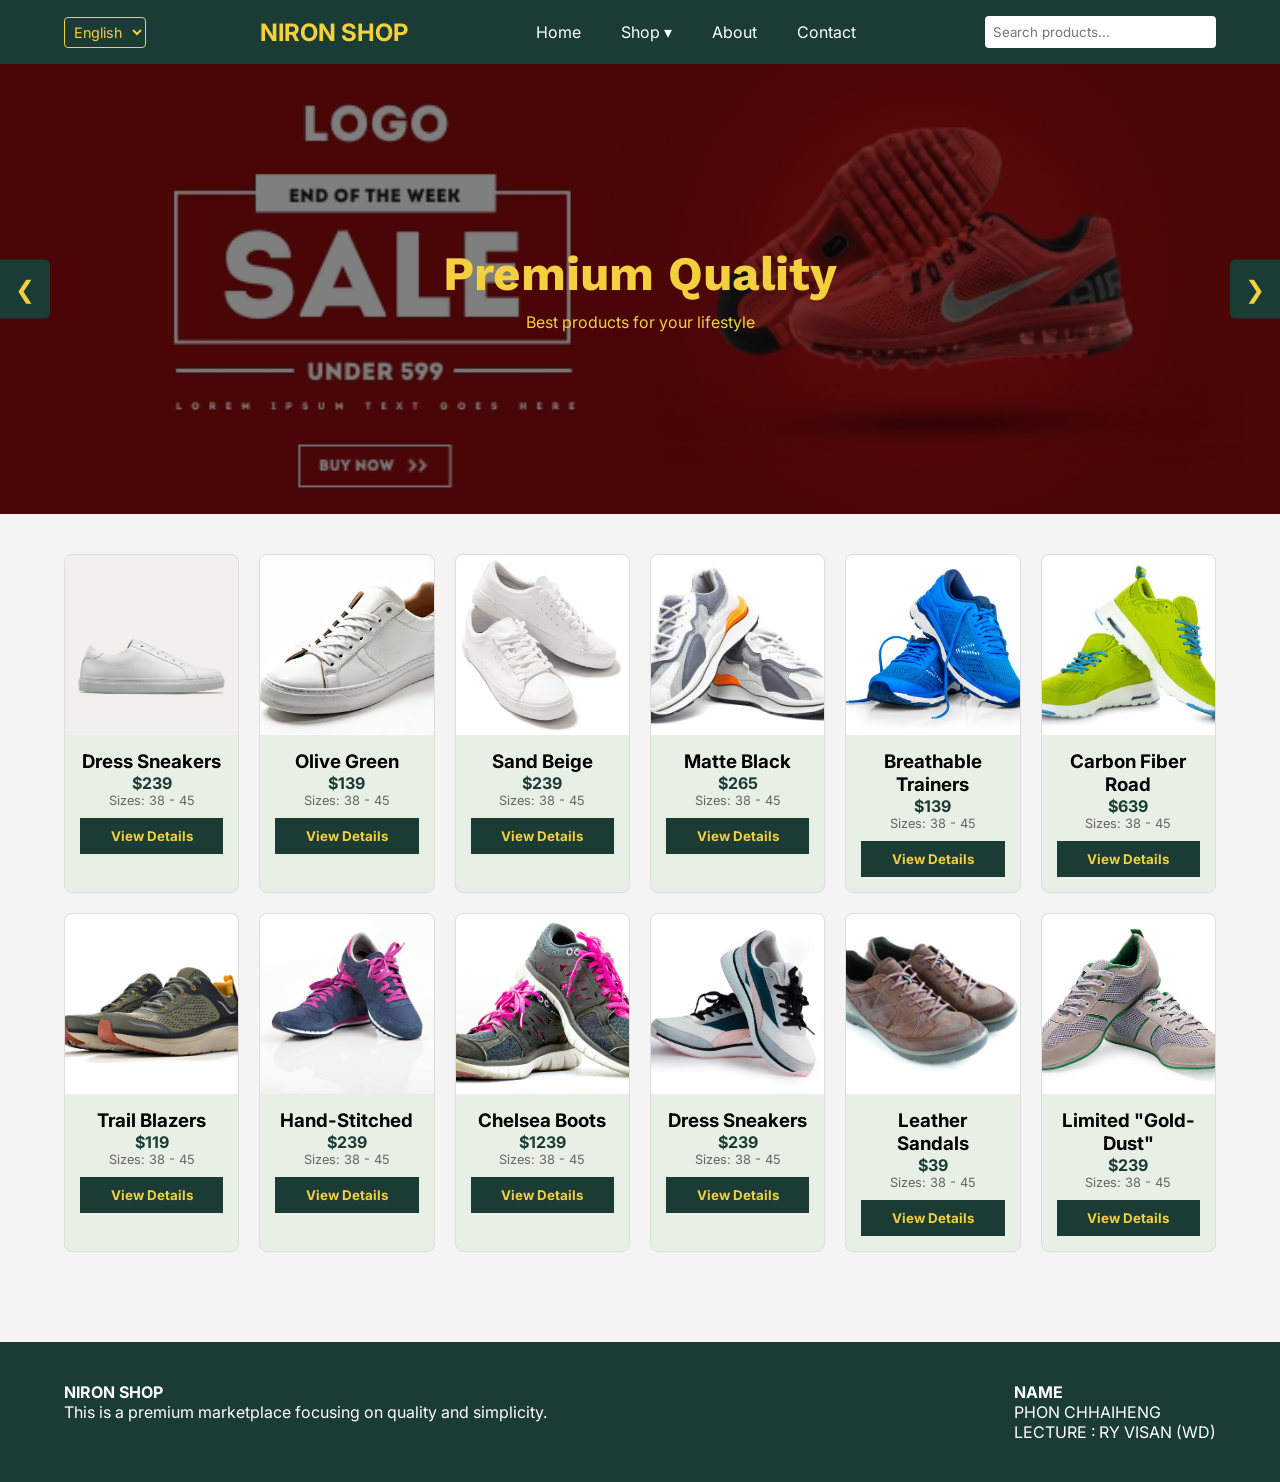
<file: index.html>
<!DOCTYPE html>
<html lang="en">
<head>
    <meta charset="UTF-8">
    <meta name="viewport" content="width=device-width, initial-scale=1.0">
    <title>Final Project SW20</title>
    <link rel="stylesheet" href="style.css">
    <link href="https://fonts.googleapis.com/css2?family=Kantumruy+Pro:wght@300;400;700&family=Inter:wght@400;700&display=swap" rel="stylesheet">
</head>
<body>
    
    <nav class="navbar">
        <select id="lang-switch" class="lang-select">
            <option value="en">English</option>
            <option value="kh">ភាសាខ្មែរ</option>
        </select>
        <div class="logo" data-en="NIRON SHOP" data-kh="ហាង​ និរន្តរ៍">NIRON SHOP</div>
        <div class="nav-links">
            <a href="#" data-kh="ទំព័រដើម​" data-en="Home">Home</a>
            <div class="dropdown">
            <a href="#" class="dropbtn" data-en="Shop ▾" data-kh="ហាង ▾">Shop ▾</a>
            <div class="dropdown-content">
                <a href="shirt1.html" data-en="Clothing" data-kh="សម្លៀកបំពាក់">Clothing</a>
                <a href="index.html" data-en="Shoes" data-kh="ស្បែកជើង">Shoes</a>
            </div>
            </div>
            <a href="info copy.html" data-kh="ព័រមាន​" data-en="About">About</a>
            <a href="info.html" data-kh="ទំនាក់ទំនង​" data-en="Contact">Contact</a>
        </div>
        <div class="search-container">
            <input type="text" id="search-input" placeholder="Search products...">
        </div>
    </nav>

    <header class="slider-container">
    <div class="slider">
        <div class="slide active" style="background-image: linear-gradient(rgba(0,0,0,0.5), rgba(0,0,0,0.5)), url('banner.jpg');">
            <div class="slide-content">
                <h1 data-en="Premium Quality" data-kh="គុណភាពខ្ពស់">Premium Quality</h1>
                <p data-en="Best products for your lifestyle" data-kh="ផលិតផលល្អបំផុតសម្រាប់ជីវិតរបស់អ្នក">Best products for your lifestyle</p>
            </div>
        </div>

        <div class="slide" style="background-image: linear-gradient(rgba(0,0,0,0.5), rgba(0,0,0,0.5)), url('8dae7bb0ca028b3c9ea7f22c3fd71496.jpg');">
            <div class="slide-content">
                <h1 data-en="New Arrivals" data-kh="ទំនិញមកដល់ថ្មី">New Arrivals</h1>
                <p data-en="Check out our latest collection" data-kh="ពិនិត្យមើលការប្រមូលចុងក្រោយរបស់យើង">Check out our latest collection</p>
            </div>
        </div>
    </div>

    <button class="prev" onclick="changeSlide(-1)">&#10094;</button>
    <button class="next" onclick="changeSlide(1)">&#10095;</button>
</header>

    <main class="product-container">
        <div class="product-box">
        <div class="product-image-slot">
        <img src="s1.webp" alt="Running Shoes" style="width: 100%; height: 100%; object-fit: cover;">
        </div>
        <div class="product-info">
        <h3 data-en="Midnight Runner" data-kh="ស្បែកជើងរត់ Midnight">Dress Sneakers</h3>
        <p class="price" style="color: var(--dark-green); font-weight: bold;">$239</p>
        <p style="font-size: 0.8rem; color: #666;" data-en="Sizes: 38 - 45" data-kh="ទំហំ: ៣៨ - ៤៥">Sizes: 38 - 45</p>
        
        <button class="buy-btn" data-en="View Details" data-kh="មើលលម្អិត">View Details</button>
             </div>
        </div>
        <div class="product-box">
        <div class="product-image-slot">
        <img src="s2.webp" alt="Running Shoes" style="width: 100%; height: 100%; object-fit: cover;">
        </div>
        <div class="product-info">
        <h3 data-en="Olive Green Loafers" data-kh="ស្បែកជើងរត់ Midnight">Olive Green</h3>
        <p class="price" style="color: var(--dark-green); font-weight: bold;">$139</p>
        <p style="font-size: 0.8rem; color: #666;" data-en="Sizes: 38 - 45" data-kh="ទំហំ: ៣៨ - ៤៥">Sizes: 38 - 45</p>
        
        <button class="buy-btn" data-en="View Details" data-kh="មើលលម្អិត">View Details</button>
             </div>
        </div>
        <div class="product-box">
        <div class="product-image-slot">
        <img src="s3.jpg" alt="Running Shoes" style="width: 100%; height: 100%; object-fit: cover;">
        </div>
        <div class="product-info">
        <h3 data-en="Sand Beige" data-kh="ស្បែកពាក់ Midnight">Sand Beige </h3>
        <p class="price" style="color: var(--dark-green); font-weight: bold;">$239</p>
        <p style="font-size: 0.8rem; color: #666;" data-en="Sizes: 38 - 45" data-kh="ទំហំ: ៣៨ - ៤៥">Sizes: 38 - 45</p>
        
        <button class="buy-btn" data-en="View Details" data-kh="មើលលម្អិត">View Details</button>
             </div>
        </div>
        <div class="product-box">
        <div class="product-image-slot">
        <img src="s4.jpg" alt="Running Shoes" style="width: 100%; height: 100%; object-fit: cover;">
        </div>
        <div class="product-info">
        <h3 data-en="Matte Black" data-kh="ស្បែកជើងរត់ Midnight">Matte Black</h3>
        <p class="price" style="color: var(--dark-green); font-weight: bold;">$265</p>
        <p style="font-size: 0.8rem; color: #666;" data-en="Sizes: 38 - 45" data-kh="ទំហំ: ៣៨ - ៤៥">Sizes: 38 - 45</p>
        
        <button class="buy-btn" data-en="View Details" data-kh="មើលលម្អិត">View Details</button>
             </div>
        </div>
        <div class="product-box">
        <div class="product-image-slot">
        <img src="s5.jpg" alt="Running Shoes" style="width: 100%; height: 100%; object-fit: cover;">
        </div>
        <div class="product-info">
        <h3 data-en="Midnight Runner" data-kh="ស្បែកជើងរត់ Midnight">Breathable Trainers</h3>
        <p class="price" style="color: var(--dark-green); font-weight: bold;">$139</p>
        <p style="font-size: 0.8rem; color: #666;" data-en="Sizes: 38 - 45" data-kh="ទំហំ: ៣៨ - ៤៥">Sizes: 38 - 45</p>
        
        <button class="buy-btn" data-en="View Details" data-kh="មើលលម្អិត">View Details</button>
             </div>
        </div>
        <div class="product-box">
        <div class="product-image-slot">
        <img src="s6.jpg" alt="Running Shoes" style="width: 100%; height: 100%; object-fit: cover;">
        </div>
        <div class="product-info">
        <h3 data-en="Midnight Runner" data-kh="ស្បែកជើងរត់ Midnight">Carbon Fiber Road</h3>
        <p class="price" style="color: var(--dark-green); font-weight: bold;">$639</p>
        <p style="font-size: 0.8rem; color: #666;" data-en="Sizes: 38 - 45" data-kh="ទំហំ: ៣៨ - ៤៥">Sizes: 38 - 45</p>
        
        <button class="buy-btn" data-en="View Details" data-kh="មើលលម្អិត">View Details</button>
             </div>
        </div>
        <div class="product-box">
        <div class="product-image-slot">
        <img src="s7.jpg" alt="Running Shoes" style="width: 100%; height: 100%; object-fit: cover;">
        </div>
        <div class="product-info">
        <h3 data-en="Midnight Runner" data-kh="ស្បែកជើងរត់ Midnight">Trail Blazers</h3>
        <p class="price" style="color: var(--dark-green); font-weight: bold;">$119</p>
        <p style="font-size: 0.8rem; color: #666;" data-en="Sizes: 38 - 45" data-kh="ទំហំ: ៣៨ - ៤៥">Sizes: 38 - 45</p>
        
        <button class="buy-btn" data-en="View Details" data-kh="មើលលម្អិត">View Details</button>
             </div>
        </div>
        <div class="product-box">
        <div class="product-image-slot">
        <img src="s8.jpg" alt="Running Shoes" style="width: 100%; height: 100%; object-fit: cover;">
        </div>
        <div class="product-info">
        <h3 data-en="Midnight Runner" data-kh="ស្បែកជើងរត់ Midnight">Hand-Stitched</h3>
        <p class="price" style="color: var(--dark-green); font-weight: bold;">$239</p>
        <p style="font-size: 0.8rem; color: #666;" data-en="Sizes: 38 - 45" data-kh="ទំហំ: ៣៨ - ៤៥">Sizes: 38 - 45</p>
        
        <button class="buy-btn" data-en="View Details" data-kh="មើលលម្អិត">View Details</button>
             </div>
        </div>
        <div class="product-box">
        <div class="product-image-slot">
        <img src="s9.jpg" alt="Running Shoes" style="width: 100%; height: 100%; object-fit: cover;">
        </div>
        <div class="product-info">
        <h3 data-en="Midnight Runner" data-kh="ស្បែកជើងរត់ Midnight">Chelsea Boots</h3>
        <p class="price" style="color: var(--dark-green); font-weight: bold;">$1239</p>
        <p style="font-size: 0.8rem; color: #666;" data-en="Sizes: 38 - 45" data-kh="ទំហំ: ៣៨ - ៤៥">Sizes: 38 - 45</p>
        
        <button class="buy-btn" data-en="View Details" data-kh="មើលលម្អិត">View Details</button>
             </div>
        </div>
        <div class="product-box">
        <div class="product-image-slot">
        <img src="s10.jpg" alt="Running Shoes" style="width: 100%; height: 100%; object-fit: cover;">
        </div>
        <div class="product-info">
        <h3 data-en="Midnight Runner" data-kh="ស្បែកជើងរត់ Midnight">Dress Sneakers</h3>
        <p class="price" style="color: var(--dark-green); font-weight: bold;">$239</p>
        <p style="font-size: 0.8rem; color: #666;" data-en="Sizes: 38 - 45" data-kh="ទំហំ: ៣៨ - ៤៥">Sizes: 38 - 45</p>
        
        <button class="buy-btn" data-en="View Details" data-kh="មើលលម្អិត">View Details</button>
             </div>
        </div>
        <div class="product-box">
        <div class="product-image-slot">
        <img src="s11.jpg" alt="Running Shoes" style="width: 100%; height: 100%; object-fit: cover;">
        </div>
        <div class="product-info">
        <h3 data-en="Midnight Runner" data-kh="ស្បែកជើងរត់ Midnight">Leather Sandals</h3>
        <p class="price" style="color: var(--dark-green); font-weight: bold;">$39</p>
        <p style="font-size: 0.8rem; color: #666;" data-en="Sizes: 38 - 45" data-kh="ទំហំ: ៣៨ - ៤៥">Sizes: 38 - 45</p>
        
        <button class="buy-btn" data-en="View Details" data-kh="មើលលម្អិត">View Details</button>
             </div>
        </div>
        <div class="product-box">
        <div class="product-image-slot">
        <img src="s12.jpg" alt="Running Shoes" style="width: 100%; height: 100%; object-fit: cover;">
        </div>
        <div class="product-info">
        <h3 data-en="Limited Edition"data-kh="ស្បែកជើងរត់ Midnight">Limited "Gold-Dust"</h3>
        <p class="price" style="color: var(--dark-green); font-weight: bold;">$239</p>
        <p style="font-size: 0.8rem; color: #666;" data-en="Sizes: 38 - 45" data-kh="ទំហំ: ៣៨ - ៤៥">Sizes: 38 - 45</p>
        
        <button class="buy-btn" data-en="View Details" data-kh="មើលលម្អិត">View Details</button>
             </div>
        </div>
        
        </main>

    <footer class="footer">
        <div class="footer-content">
            <div class="info">
                <h4 data-en="NIRON SHOP" data-kh="ហាង​ និរន្តរ៍">NIRON SHOP</h4>
                <p data-kh="ផ្តោតលើគុណភាព នឺង ភាពប្រណិត" data-en="This is a premium marketplace focusing on quality and simplicity.">This is a premium marketplace focusing on quality and simplicity.</p>
            </div>
            <div class="credits">
                <h4 data-en="NAME" data-kh="ឈ្មោះ">NAME</h4>
                <p data-en="PHON CHHAIHENG" data-kh="ផុន ឆៃហេង">PHON CHHAIHENG</p>
                <p data-en="LECTURE : RY VISAN (WD)" data-kh="បង្រៀនដោយ  លោកគ្រូ  រី វិសាន">LECTURE : RY VISAN (WD)</p>
            </div>
        </div>
    </footer>
    
    <!-- <div id="productModal" class="modal"> --
    <div class="modal-content">
        <span class="close-modal">&times;</span>
        <div class="modal-body">
            <div class="modal-image">
                <img id="modalImg" src="" alt="Shoe Detail">
            </div>
            <div class="modal-text">
                <h2 id="modalName" class="dark-green-text">Shoe Name</h2>
                <p id="modalPrice" class="price-text">$0.00</p>
                <hr>
                <p id="modalDesc" data-en="High-quality leather with premium stitching and comfortable sole." 
                   data-kh="ស្បែកមានគុណភាពខ្ពស់ ជាមួយនឹងថ្នេរដេរយ៉ាងប្រណីត និងបាតស្បែកជើងដែលមានភាពងាយស្រួល។">
                   High-quality leather with premium stitching...
                </p>
                <div class="modal-actions">
                    <button class="buy-btn" data-en="Add to Cart" data-kh="បន្ថែមទៅក្នុងកន្ត្រក">Add to Cart</button>
                </div>
            </div>
        </div>
    </div>
</div> -->
<script>
    const langSwitch = document.getElementById('lang-switch');
    
    langSwitch.addEventListener('change', (e) => {
        const selectedLang = e.target.value;
        const elements = document.querySelectorAll('[data-en]');
        const searchInput = document.getElementById('search-input');

        elements.forEach(el => {
            if (selectedLang === 'kh') {
                el.textContent = el.getAttribute('data-kh');
            } else {
                el.textContent = el.getAttribute('data-en');
            }
        });

        // Update Search Placeholder separately
        if (searchInput) {
            if (selectedLang === 'kh') {
                searchInput.placeholder = "ស្វែងរកស្បែកជើង..."; // Khmer for "Search shoes..."
            } else {
                searchInput.placeholder = "Search shoes...";
            }
        }
    });
    let currentSlide = 0;
const slides = document.querySelectorAll('.slide');

function showSlide(index) {
    slides.forEach(slide => slide.classList.remove('active'));
    
    currentSlide = (index + slides.length) % slides.length;
    slides[currentSlide].classList.add('active');
}

function changeSlide(direction) {
    showSlide(currentSlide + direction);
}

// Auto Slide every 5 seconds
setInterval(() => {
    changeSlide(1);
}, 5000);
</script>
<!-- <script> 
    const modal = document.getElementById("productModal");
    const closeModal = document.querySelector(".close-modal");

    // Get all "View Detail" buttons
    const detailButtons = document.querySelectorAll(".buy-btn");

    detailButtons.forEach(button => {
        button.onclick = function() {
            // Find the parent product box to get info
            const productBox = this.closest(".product-box");
            const imgSrc = productBox.querySelector("img").src;
            const productName = productBox.querySelector("h3").innerText;
            const productPrice = productBox.querySelector(".price").innerText;

            // Fill the modal with this data
            document.getElementById("modalImg").src = imgSrc;
            document.getElementById("modalName").innerText = productName;
            document.getElementById("modalPrice").innerText = productPrice;

            // Show the modal
            modal.style.display = "block";
        }
    });

    // Close modal when 'x' is clicked
    closeModal.onclick = function() {
        modal.style.display = "none";
    }

    // Close modal when clicking outside the box
    window.onclick = function(event) {
        if (event.target == modal) {
            modal.style.display = "none";
        }
    }
</script> -->
</body>

</html>
</file>
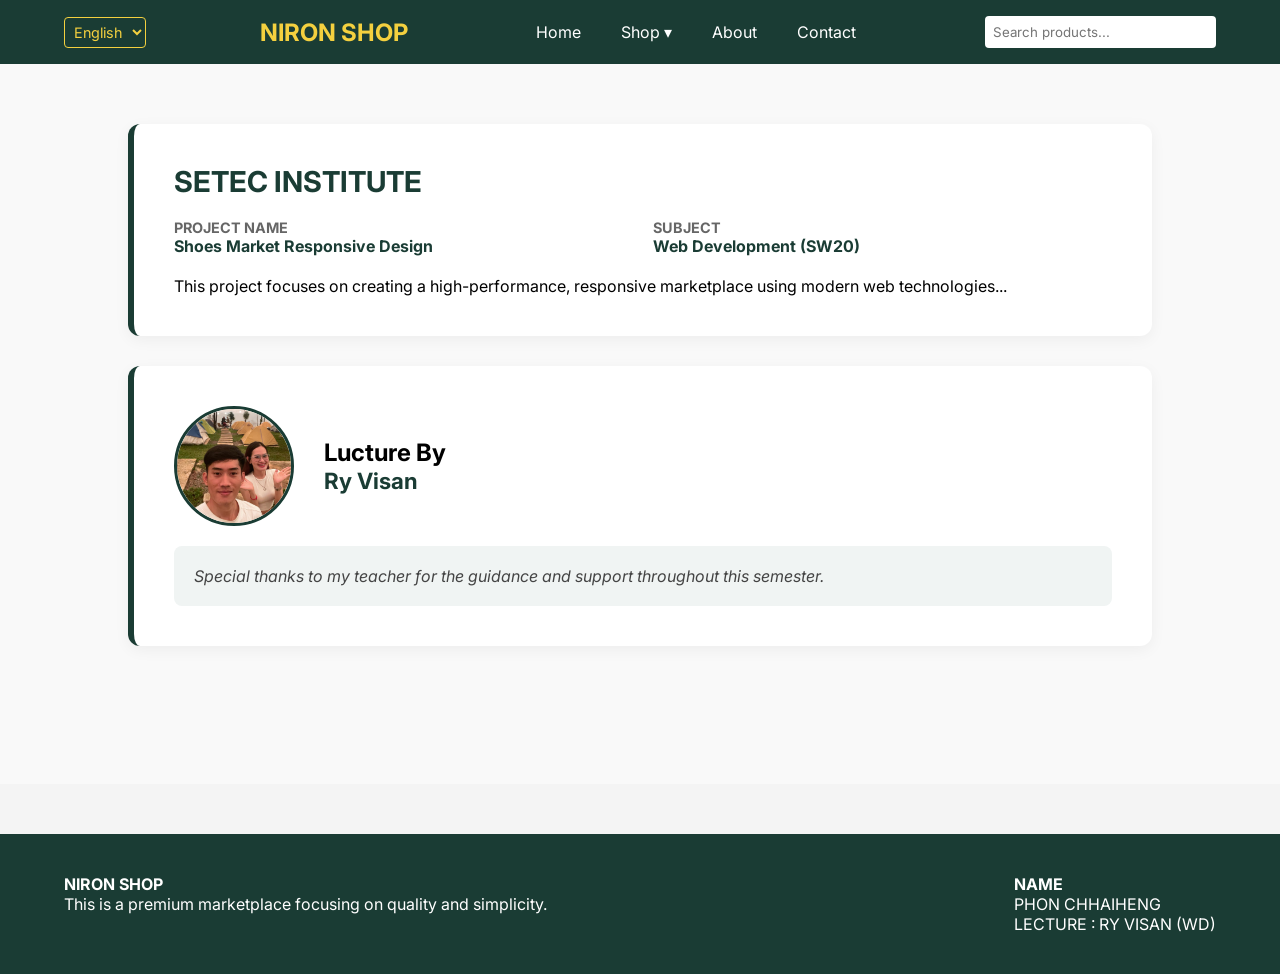
<file: info copy.html>
<!DOCTYPE html>
<html lang="en">
<head>
    <meta charset="UTF-8">
    <meta name="viewport" content="width=device-width, initial-scale=1.0">
    <title>My Info</title>
    <link rel="stylesheet" href="style.css">
    <link href="https://fonts.googleapis.com/css2?family=Kantumruy+Pro:wght@300;400;700&family=Inter:wght@400;700&display=swap" rel="stylesheet">
</head>
<nav class="navbar">
        <select id="lang-switch" class="lang-select">
            <option value="en">English</option>
            <option value="kh">ភាសាខ្មែរ</option>
        </select>
        <div class="logo" data-en="NIRON SHOP" data-kh="ហាង​ និរន្តរ៍">NIRON SHOP</div>
        <div class="nav-links">
            <a href="index.html" data-kh="ទំព័រដើម​" data-en="Home">Home</a>
            <div class="dropdown">
            <a href="#" class="dropbtn" data-en="Shop ▾" data-kh="ហាង ▾">Shop ▾</a>
            <div class="dropdown-content">
                <a href="shirt1.html" data-en="Clothing" data-kh="សម្លៀកបំពាក់">Clothing</a>
                <a href="index.html" data-en="Shoes" data-kh="ស្បែកជើង">Shoes</a>
            </div>
            </div>
            <a href="info copy.html" data-kh="ព័រមាន​" data-en="About">About</a>
            <a href="info.html" data-kh="ទំនាក់ទំនង​" data-en="Contact">Contact</a>
        </div>
        <div class="search-container">
            <input type="text" id="search-input" placeholder="Search products...">
        </div>
    </nav>

    <section class="info-section">
        <div class="info-card">
            <h2 class="section-title" data-en="SETEC INSTITUTE" data-kh="វិទ្យាស្ថាន សីទិច">SETEC INSTITUTE</h2>
            <div class="info-grid">
                <div class="info-item">
                    <h4 data-en="Project Name" data-kh="ឈ្មោះគម្រោង">Project Name</h4>
                    <p>Shoes Market Responsive Design</p>
                </div>
                <div class="info-item">
                    <h4 data-en="Subject" data-kh="មុខវិជ្ជា">Subject</h4>
                    <p>Web Development (SW20)</p>
                </div>
            </div>
            <p class="description" data-en="This project focuses on creating a high-performance, responsive marketplace using modern web technologies, specifically tailored for the footwear industry." 
               data-kh="គម្រោងនេះផ្តោតលើការបង្កើតទីផ្សារដែលមានប្រសិទ្ធភាពខ្ពស់ និងឆ្លើយតបដោយប្រើបច្ចេកវិទ្យាគេហទំព័រទំនើប ដែលកែសម្រួលជាពិសេសសម្រាប់ឧស្សាហកម្មស្បែកជើង។">
               This project focuses on creating a high-performance, responsive marketplace using modern web technologies...
            </p>
        </div>

        <div class="teacher-card">
            <div class="teacher-header">
                <div class="teacher-photo-slot">
    <img src="Screenshot 2026-01-12 161605.png" alt="Teacher Name" class="teacher-img">
            </div>
                <div class="teacher-text">
                    <h2 data-en="Lucture By" data-kh="សាស្ត្រាចារ្យ">Lucture By</h2>
                    <h3 class="teacher-name" data-en="Ry Visan" data-kh="រី វិសាន">Ry Visan</h3>
                </div>
            </div>
            <div class="teacher-message">
                <p data-en="Special thanks to my teacher for the guidance and support throughout this semester." 
                   data-kh="សូមអរគុណយ៉ាងជ្រាលជ្រៅចំពោះលោកគ្រូ/អ្នកគ្រូ សម្រាប់ការណែនាំ និងការគាំទ្រពេញមួយឆមាសនេះ។">
                   Special thanks to my teacher for the guidance and support throughout this semester.
                </p>
            </div>
        </div>
    </section>
    <footer class="footer">
        <div class="footer-content">
            <div class="info">
                <h4 data-en="NIRON SHOP" data-kh="ហាង​ និរន្តរ៍">NIRON SHOP</h4>
                <p data-kh="ផ្តោតលើគុណភាព នឺង ភាពប្រណិត" data-en="This is a premium marketplace focusing on quality and simplicity.">This is a premium marketplace focusing on quality and simplicity.</p>
            </div>
            <div class="credits">
                <h4 data-en="NAME" data-kh="ឈ្មោះ">NAME</h4>
                <p data-en="PHON CHHAIHENG" data-kh="ផុន ឆៃហេង">PHON CHHAIHENG</p>
                <p data-en="LECTURE : RY VISAN (WD)" data-kh="បង្រៀនដោយ  លោកគ្រូ  រី វិសាន">LECTURE : RY VISAN (WD)</p>
            </div>
        </div>
    </footer>

    <script>
         const langSwitch = document.getElementById('lang-switch');
    
    langSwitch.addEventListener('change', (e) => {
        const selectedLang = e.target.value;
        const elements = document.querySelectorAll('[data-en]');
        const searchInput = document.getElementById('search-input');

        elements.forEach(el => {
            if (selectedLang === 'kh') {
                el.textContent = el.getAttribute('data-kh');
            } else {
                el.textContent = el.getAttribute('data-en');
            }
        });

        // Update Search Placeholder separately
        if (searchInput) {
            if (selectedLang === 'kh') {
                searchInput.placeholder = "ស្វែងរកស្បែកជើង..."; // Khmer for "Search shoes..."
            } else {
                searchInput.placeholder = "Search shoes...";
            }
        }
    });
    </script>
</body>

</html>
</file>
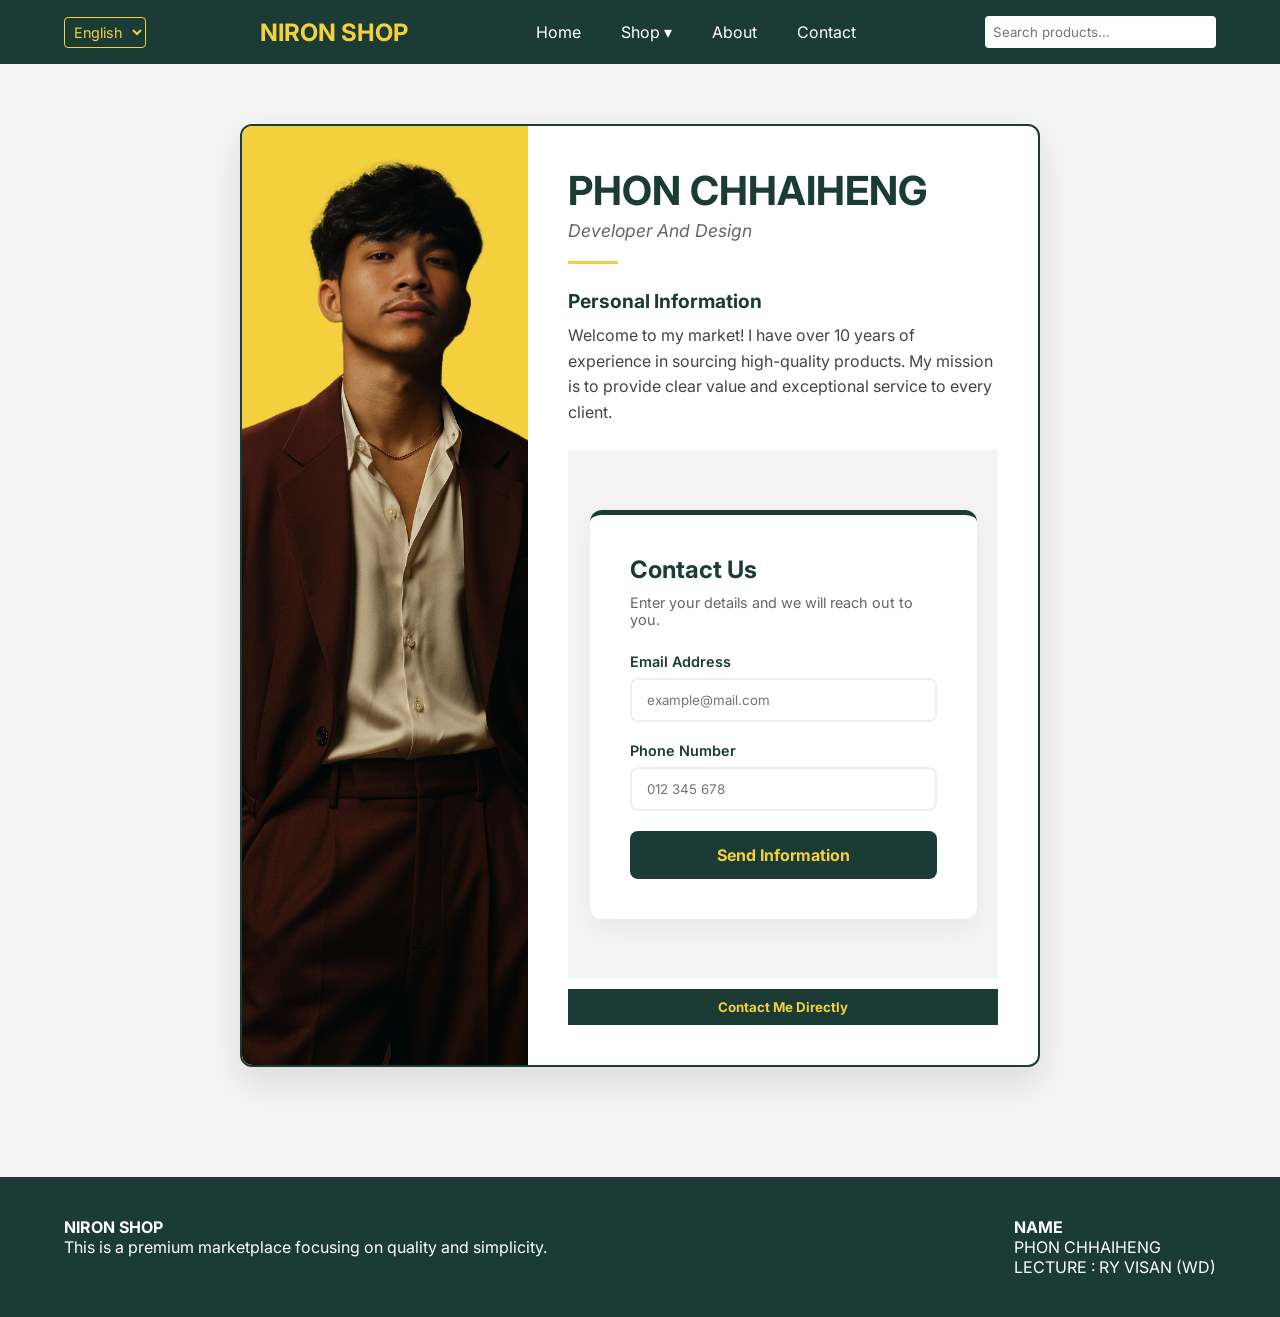
<file: info.html>
<!DOCTYPE html>
<html lang="en">
<head>
    <meta charset="UTF-8">
    <meta name="viewport" content="width=device-width, initial-scale=1.0">
    <title>My Info</title>
    <link rel="stylesheet" href="style.css">
    <link href="https://fonts.googleapis.com/css2?family=Kantumruy+Pro:wght@300;400;700&family=Inter:wght@400;700&display=swap" rel="stylesheet">
</head>
<nav class="navbar">
        <select id="lang-switch" class="lang-select">
            <option value="en">English</option>
            <option value="kh">ភាសាខ្មែរ</option>
        </select>
        <div class="logo" data-en="NIRON SHOP" data-kh="ហាង​ និរន្តរ៍">NIRON SHOP</div>
        <div class="nav-links">
            <a href="index.html" data-kh="ទំព័រដើម​" data-en="Home">Home</a>
            <div class="dropdown">
            <a href="#" class="dropbtn" data-en="Shop ▾" data-kh="ហាង ▾">Shop ▾</a>
            <div class="dropdown-content">
               <a href="shirt1.html" data-en="Clothing" data-kh="សម្លៀកបំពាក់">Clothing</a>
                <a href="index.html" data-en="Shoes" data-kh="ស្បែកជើង">Shoes</a>
            </div>
            </div>
            <a href="info copy.html" data-kh="ព័រមាន​" data-en="About">About</a>
            <a href="info.html" data-kh="ទំនាក់ទំនង​" data-en="Contact">Contact</a>
        </div>
        <div class="search-container">
            <input type="text" id="search-input" placeholder="Search products...">
        </div>
    </nav>

    <div class="profile-wrapper">
        <div class="profile-card">
            <div class="profile-image-container">
                <img src="Me A2I.png" alt="Your Name" class="profile-pic">
                </div>

            <div class="profile-content">
                <h1 class="profile-name" data-en="PHON CHHAIHENG" data-kh="ផុន ឆៃហេង">PHON CHHAIHENG</h1>
                <p class="profile-title">Developer And Design</p>
                
                <hr class="divider">

                <div class="profile-bio">
                    <h3 data-kh="ព័រមានផ្ទាល់ខ្លួន" data-en="Personal Information">Personal Information</h3>
                    <p
                    data-en="Welcome to my market! I have over 10 years of experience in sourcing high-quality products. My mission is to provide clear value and exceptional service to every client."
                    data-kh="សូមស្វាគមន៍មកកាន់ទីផ្សាររបស់ខ្ញុំ! ខ្ញុំមានបទពិសោធន៍ជាង 10 ឆ្នាំក្នុងការស្វែងរកផលិតផលដែលមានគុណភាពខ្ពស់។ បេសកកម្មរបស់ខ្ញុំគឺផ្តល់តម្លៃច្បាស់លាស់ និងសេវាកម្មពិសេសដល់អតិថិជនគ្រប់រូប។">Welcome to my market! I have over 10 years of experience in sourcing high-quality products. My mission is to provide clear value and exceptional service to every client.</p>
                </div>

                <section class="contact-section">
    <div class="contact-container">
        <h2 data-en="Contact Us" data-kh="ទាក់ទងមកយើង">Contact Us</h2>
        <p data-en="Enter your details and we will reach out to you." data-kh="សូមបញ្ចូលព័ត៌មានរបស់អ្នក ហើយយើងនឹងទាក់ទងទៅអ្នកវិញ។">
            Enter your details and we will reach out to you.
        </p>

        <form class="contact-form">
            <div class="input-group">
                <label for="email" data-en="Email Address" data-kh="អាសយដ្ឋានអ៊ីមែល">Email Address</label>
                <input type="email" id="email" placeholder="example@mail.com" required>
            </div>

            <div class="input-group">
                <label for="phone" data-en="Phone Number" data-kh="លេខទូរស័ព្ទ">Phone Number</label>
                <input type="tel" id="phone" placeholder="012 345 678" required>
            </div>

            <button type="submit" class="submit-btn" data-en="Send Information" data-kh="ផ្ញើព័ត៌មាន">Send Information</button>
        </form>
    </div>
</section>

                <button class="buy-btn" data-en="Contact Me Directly" data-kh="ទាក់ទងមកផ្ទាល់">Contact Me Directly</button>
            </div>
        </div>
    </div>
    <footer class="footer">
        <div class="footer-content">
            <div class="info">
                <h4 data-en="NIRON SHOP" data-kh="ហាង​ និរន្តរ៍">NIRON SHOP</h4>
                <p data-kh="ផ្តោតលើគុណភាព នឺង ភាពប្រណិត" data-en="This is a premium marketplace focusing on quality and simplicity.">This is a premium marketplace focusing on quality and simplicity.</p>
            </div>
            <div class="credits">
                <h4 data-en="NAME" data-kh="ឈ្មោះ">NAME</h4>
                <p data-en="PHON CHHAIHENG" data-kh="ផុន ឆៃហេង">PHON CHHAIHENG</p>
                <p data-en="LECTURE : RY VISAN (WD)" data-kh="បង្រៀនដោយ  លោកគ្រូ  រី វិសាន">LECTURE : RY VISAN (WD)</p>
            </div>
        </div>
    </footer>

    <script>
         const langSwitch = document.getElementById('lang-switch');
    
    langSwitch.addEventListener('change', (e) => {
        const selectedLang = e.target.value;
        const elements = document.querySelectorAll('[data-en]');
        const searchInput = document.getElementById('search-input');

        elements.forEach(el => {
            if (selectedLang === 'kh') {
                el.textContent = el.getAttribute('data-kh');
            } else {
                el.textContent = el.getAttribute('data-en');
            }
        });

        // Update Search Placeholder separately
        if (searchInput) {
            if (selectedLang === 'kh') {
                searchInput.placeholder = "ស្វែងរកស្បែកជើង..."; // Khmer for "Search shoes..."
            } else {
                searchInput.placeholder = "Search shoes...";
            }
        }
    });
    </script>
</body>

</html>
</file>
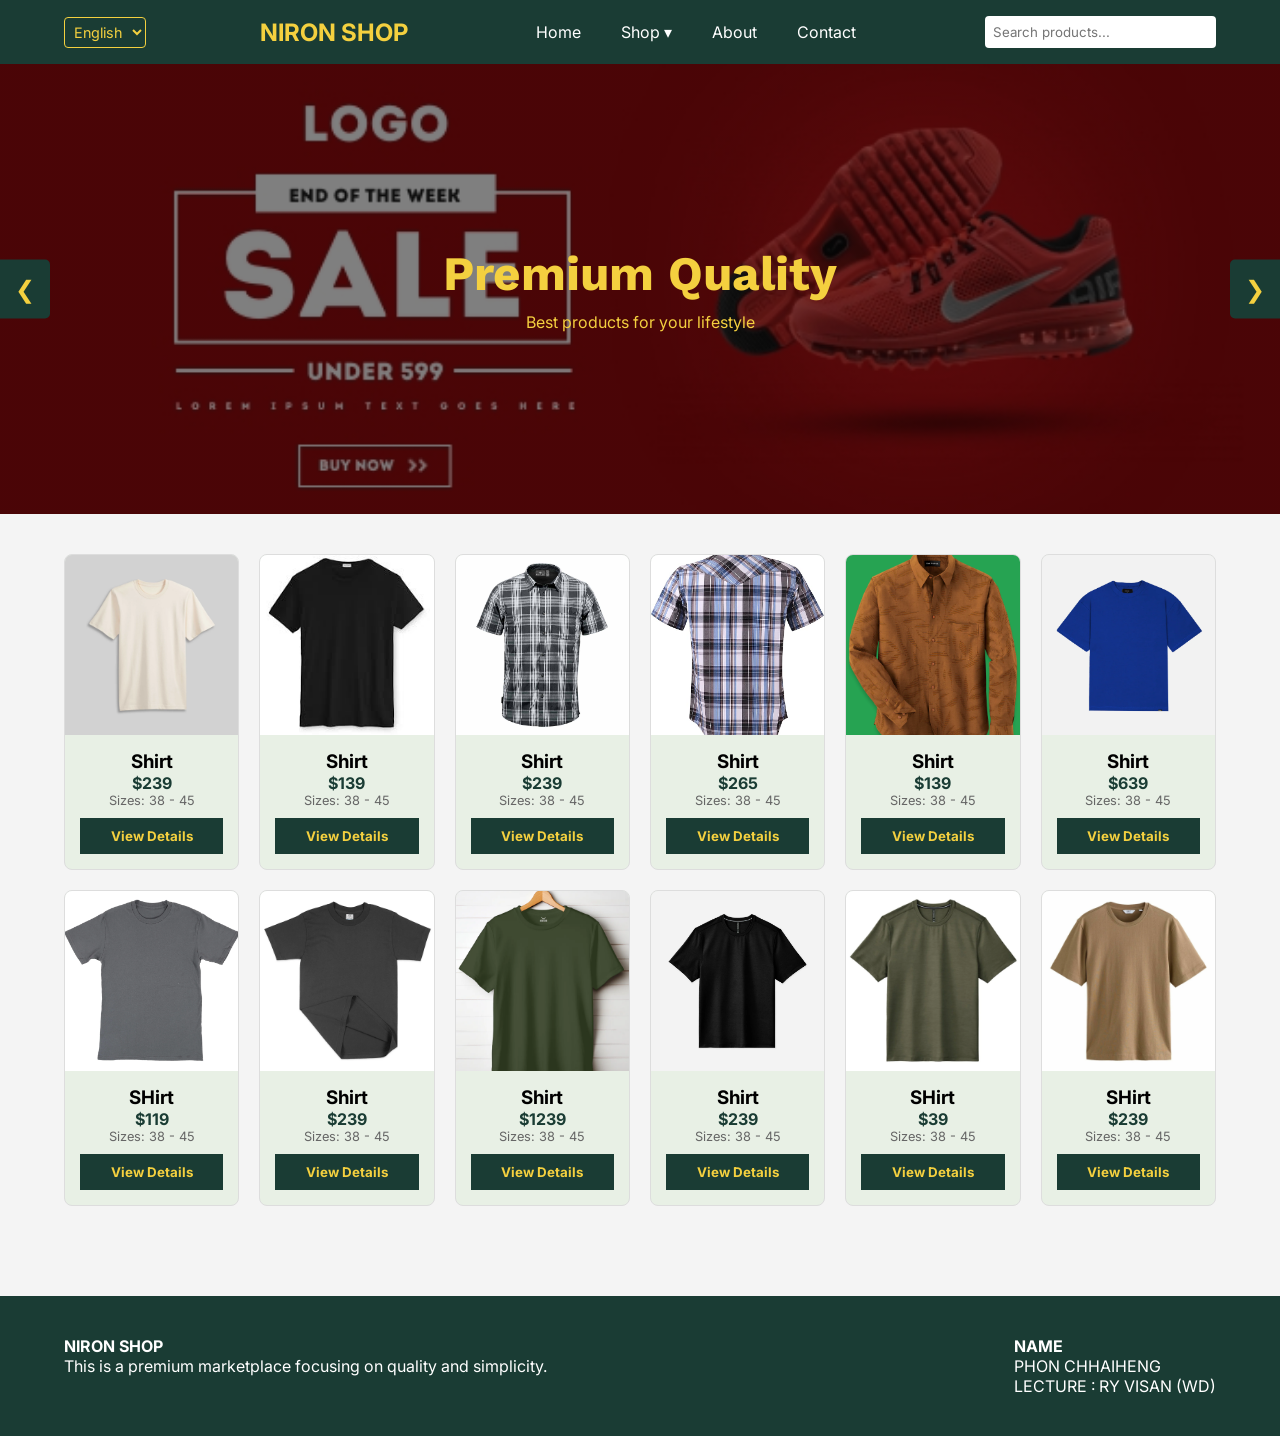
<file: shirt1.html>
<!DOCTYPE html>
<html lang="en">
<head>
    <meta charset="UTF-8">
    <meta name="viewport" content="width=device-width, initial-scale=1.0">
    <title>Final Project SW20</title>
    <link rel="stylesheet" href="style.css">
    <link href="https://fonts.googleapis.com/css2?family=Kantumruy+Pro:wght@300;400;700&family=Inter:wght@400;700&display=swap" rel="stylesheet">
</head>
<body>
    
    <nav class="navbar">
        <select id="lang-switch" class="lang-select">
            <option value="en">English</option>
            <option value="kh">ភាសាខ្មែរ</option>
        </select>
        <div class="logo" data-en="NIRON SHOP" data-kh="ហាង​ និរន្តរ៍">NIRON SHOP</div>
        <div class="nav-links">
            <a href="index.html" data-kh="ទំព័រដើម​" data-en="Home">Home</a>
            <div class="dropdown">
            <a href="#" class="dropbtn" data-en="Shop ▾" data-kh="ហាង ▾">Shop ▾</a>
            <div class="dropdown-content">
                <a href="shirt1.html" data-en="Clothing" data-kh="សម្លៀកបំពាក់">Clothing</a>
                <a href="index.html" data-en="Shoes" data-kh="ស្បែកជើង">Shoes</a>

            </div>
            </div>
            <a href="info copy.html" data-kh="ព័រមាន​" data-en="About">About</a>
            <a href="info.html" data-kh="ទំនាក់ទំនង​" data-en="Contact">Contact</a>
        </div>
        <div class="search-container">
            <input type="text" id="search-input" placeholder="Search products...">
        </div>
    </nav>

    <header class="slider-container">
    <div class="slider">
        <div class="slide active" style="background-image: linear-gradient(rgba(0,0,0,0.5), rgba(0,0,0,0.5)), url('banner.jpg');">
            <div class="slide-content">
                <h1 data-en="Premium Quality" data-kh="គុណភាពខ្ពស់">Premium Quality</h1>
                <p data-en="Best products for your lifestyle" data-kh="ផលិតផលល្អបំផុតសម្រាប់ជីវិតរបស់អ្នក">Best products for your lifestyle</p>
            </div>
        </div>

        <div class="slide" style="background-image: linear-gradient(rgba(0,0,0,0.5), rgba(0,0,0,0.5)), url('8dae7bb0ca028b3c9ea7f22c3fd71496.jpg');">
            <div class="slide-content">
                <h1 data-en="New Arrivals" data-kh="ទំនិញមកដល់ថ្មី">New Arrivals</h1>
                <p data-en="Check out our latest collection" data-kh="ពិនិត្យមើលការប្រមូលចុងក្រោយរបស់យើង">Check out our latest collection</p>
            </div>
        </div>
    </div>

    <button class="prev" onclick="changeSlide(-1)">&#10094;</button>
    <button class="next" onclick="changeSlide(1)">&#10095;</button>
</header>

    <main class="product-container">
        <div class="product-box">
        <div class="product-image-slot">
        <img src="t1.webp" alt="Running Shoes" style="width: 100%; height: 100%; object-fit: cover;">
        </div>
        <div class="product-info">
        <h3 data-en="Shirt" data-kh="អាវស្អាត">Shirt</h3>
        <p class="price" style="color: var(--dark-green); font-weight: bold;">$239</p>
        <p style="font-size: 0.8rem; color: #666;" data-en="Sizes: 38 - 45" data-kh="ទំហំ: ៣៨ - ៤៥">Sizes: 38 - 45</p>
        
        <button class="buy-btn" data-en="View Details" data-kh="មើលលម្អិត">View Details</button>
             </div>
        </div>
        <div class="product-box">
        <div class="product-image-slot">
        <img src="t2.jpg" alt="Running Shoes" style="width: 100%; height: 100%; object-fit: cover;">
        </div>
        <div class="product-info">
        <h3 data-en="Olive Green" data-kh="អាវស្អាត">Shirt</h3>
        <p class="price" style="color: var(--dark-green); font-weight: bold;">$139</p>
        <p style="font-size: 0.8rem; color: #666;" data-en="Sizes: 38 - 45" data-kh="ទំហំ: ៣៨ - ៤៥">Sizes: 38 - 45</p>
        
        <button class="buy-btn" data-en="View Details" data-kh="មើលលម្អិត">View Details</button>
             </div>
        </div>
        <div class="product-box">
        <div class="product-image-slot">
        <img src="t3.jpg" alt="Running Shoes" style="width: 100%; height: 100%; object-fit: cover;">
        </div>
        <div class="product-info">
        <h3 data-en="Sand Beige" data-kh="ស្បែកពាក់ Midnight">Shirt</h3>
        <p class="price" style="color: var(--dark-green); font-weight: bold;">$239</p>
        <p style="font-size: 0.8rem; color: #666;" data-en="Sizes: 38 - 45" data-kh="ទំហំ: ៣៨ - ៤៥">Sizes: 38 - 45</p>
        
        <button class="buy-btn" data-en="View Details" data-kh="មើលលម្អិត">View Details</button>
             </div>
        </div>
        <div class="product-box">
        <div class="product-image-slot">
        <img src="t4.jpg" alt="Running Shoes" style="width: 100%; height: 100%; object-fit: cover;">
        </div>
        <div class="product-info">
        <h3 data-en="Matte Black" data-kh="អាវស្អាត">Shirt</h3>
        <p class="price" style="color: var(--dark-green); font-weight: bold;">$265</p>
        <p style="font-size: 0.8rem; color: #666;" data-en="Sizes: 38 - 45" data-kh="ទំហំ: ៣៨ - ៤៥">Sizes: 38 - 45</p>
        
        <button class="buy-btn" data-en="View Details" data-kh="មើលលម្អិត">View Details</button>
             </div>
        </div>
        <div class="product-box">
        <div class="product-image-slot">
        <img src="t5.webp" alt="Running Shoes" style="width: 100%; height: 100%; object-fit: cover;">
        </div>
        <div class="product-info">
        <h3 data-en="Midnight Runner" data-kh="អាវស្អាត">Shirt</h3>
        <p class="price" style="color: var(--dark-green); font-weight: bold;">$139</p>
        <p style="font-size: 0.8rem; color: #666;" data-en="Sizes: 38 - 45" data-kh="ទំហំ: ៣៨ - ៤៥">Sizes: 38 - 45</p>
        
        <button class="buy-btn" data-en="View Details" data-kh="មើលលម្អិត">View Details</button>
             </div>
        </div>
        <div class="product-box">
        <div class="product-image-slot">
        <img src="t6.webp" alt="Running Shoes" style="width: 100%; height: 100%; object-fit: cover;">
        </div>
        <div class="product-info">
        <h3 data-en="Midnight Runner" data-kh="អាវស្អាត">Shirt</h3>
        <p class="price" style="color: var(--dark-green); font-weight: bold;">$639</p>
        <p style="font-size: 0.8rem; color: #666;" data-en="Sizes: 38 - 45" data-kh="ទំហំ: ៣៨ - ៤៥">Sizes: 38 - 45</p>
        
        <button class="buy-btn" data-en="View Details" data-kh="មើលលម្អិត">View Details</button>
             </div>
        </div>
        <div class="product-box">
        <div class="product-image-slot">
        <img src="t7.webp" alt="Running Shoes" style="width: 100%; height: 100%; object-fit: cover;">
        </div>
        <div class="product-info">
        <h3 data-en="Midnight Runner" data-kh="អាវស្អាត">SHirt</h3>
        <p class="price" style="color: var(--dark-green); font-weight: bold;">$119</p>
        <p style="font-size: 0.8rem; color: #666;" data-en="Sizes: 38 - 45" data-kh="ទំហំ: ៣៨ - ៤៥">Sizes: 38 - 45</p>
        
        <button class="buy-btn" data-en="View Details" data-kh="មើលលម្អិត">View Details</button>
             </div>
        </div>
        <div class="product-box">
        <div class="product-image-slot">
        <img src="t8.webp" alt="Running Shoes" style="width: 100%; height: 100%; object-fit: cover;">
        </div>
        <div class="product-info">
        <h3 data-en="Midnight Runner" data-kh="អាវស្អាត">Shirt</h3>
        <p class="price" style="color: var(--dark-green); font-weight: bold;">$239</p>
        <p style="font-size: 0.8rem; color: #666;" data-en="Sizes: 38 - 45" data-kh="ទំហំ: ៣៨ - ៤៥">Sizes: 38 - 45</p>
        
        <button class="buy-btn" data-en="View Details" data-kh="មើលលម្អិត">View Details</button>
             </div>
        </div>
        <div class="product-box">
        <div class="product-image-slot">
        <img src="t9.webp" alt="Running Shoes" style="width: 100%; height: 100%; object-fit: cover;">
        </div>
        <div class="product-info">
        <h3 data-en="Midnight Runner" data-kh="អាវស្អាត">Shirt</h3>
        <p class="price" style="color: var(--dark-green); font-weight: bold;">$1239</p>
        <p style="font-size: 0.8rem; color: #666;" data-en="Sizes: 38 - 45" data-kh="ទំហំ: ៣៨ - ៤៥">Sizes: 38 - 45</p>
        
        <button class="buy-btn" data-en="View Details" data-kh="មើលលម្អិត">View Details</button>
             </div>
        </div>
        <div class="product-box">
        <div class="product-image-slot">
        <img src="t10.webp" alt="Running Shoes" style="width: 100%; height: 100%; object-fit: cover;">
        </div>
        <div class="product-info">
        <h3 data-en="Shirt" data-kh="អាវស្អាត">Shirt</h3>
        <p class="price" style="color: var(--dark-green); font-weight: bold;">$239</p>
        <p style="font-size: 0.8rem; color: #666;" data-en="Sizes: 38 - 45" data-kh="ទំហំ: ៣៨ - ៤៥">Sizes: 38 - 45</p>
        
        <button class="buy-btn" data-en="View Details" data-kh="មើលលម្អិត">View Details</button>
             </div>
        </div>
        <div class="product-box">
        <div class="product-image-slot">
        <img src="t11.webp" alt="Running Shoes" style="width: 100%; height: 100%; object-fit: cover;">
        </div>
        <div class="product-info">
        <h3 data-en="Midnight Runner" data-kh="អាវស្អាត">SHirt</h3>
        <p class="price" style="color: var(--dark-green); font-weight: bold;">$39</p>
        <p style="font-size: 0.8rem; color: #666;" data-en="Sizes: 38 - 45" data-kh="ទំហំ: ៣៨ - ៤៥">Sizes: 38 - 45</p>
        
        <button class="buy-btn" data-en="View Details" data-kh="មើលលម្អិត">View Details</button>
             </div>
        </div>
        <div class="product-box">
        <div class="product-image-slot">
        <img src="t12.webp" alt="Running Shoes" style="width: 100%; height: 100%; object-fit: cover;">
        </div>
        <div class="product-info">
        <h3 data-en="Limited Edition Gold-Dust "data-kh="អាវស្អាត">SHirt</h3>
        <p class="price" style="color: var(--dark-green); font-weight: bold;">$239</p>
        <p style="font-size: 0.8rem; color: #666;" data-en="Sizes: 38 - 45" data-kh="ទំហំ: ៣៨ - ៤៥">Sizes: 38 - 45</p>
        
        <button class="buy-btn" data-en="View Details" data-kh="មើលលម្អិត">View Details</button>
             </div>
        </div>
        
        </main>

    <footer class="footer">
        <div class="footer-content">
            <div class="info">
                <h4 data-en="NIRON SHOP" data-kh="ហាង​ និរន្តរ៍">NIRON SHOP</h4>
                <p data-kh="ផ្តោតលើគុណភាព នឺង ភាពប្រណិត" data-en="This is a premium marketplace focusing on quality and simplicity.">This is a premium marketplace focusing on quality and simplicity.</p>
            </div>
            <div class="credits">
                <h4 data-en="NAME" data-kh="ឈ្មោះ">NAME</h4>
                <p data-en="PHON CHHAIHENG" data-kh="ផុន ឆៃហេង">PHON CHHAIHENG</p>
                <p data-en="LECTURE : RY VISAN (WD)" data-kh="បង្រៀនដោយ  លោកគ្រូ  រី វិសាន">LECTURE : RY VISAN (WD)</p>
            </div>
        </div>
    </footer>
    
    <!-- <div id="productModal" class="modal"> --
    <div class="modal-content">
        <span class="close-modal">&times;</span>
        <div class="modal-body">
            <div class="modal-image">
                <img id="modalImg" src="" alt="Shoe Detail">
            </div>
            <div class="modal-text">
                <h2 id="modalName" class="dark-green-text">Shoe Name</h2>
                <p id="modalPrice" class="price-text">$0.00</p>
                <hr>
                <p id="modalDesc" data-en="High-quality leather with premium stitching and comfortable sole." 
                   data-kh="ស្បែកមានគុណភាពខ្ពស់ ជាមួយនឹងថ្នេរដេរយ៉ាងប្រណីត និងបាតស្បែកជើងដែលមានភាពងាយស្រួល។">
                   High-quality leather with premium stitching...
                </p>
                <div class="modal-actions">
                    <button class="buy-btn" data-en="Add to Cart" data-kh="បន្ថែមទៅក្នុងកន្ត្រក">Add to Cart</button>
                </div>
            </div>
        </div>
    </div>
</div> -->
<script>
    const langSwitch = document.getElementById('lang-switch');
    
    langSwitch.addEventListener('change', (e) => {
        const selectedLang = e.target.value;
        const elements = document.querySelectorAll('[data-en]');
        const searchInput = document.getElementById('search-input');

        elements.forEach(el => {
            if (selectedLang === 'kh') {
                el.textContent = el.getAttribute('data-kh');
            } else {
                el.textContent = el.getAttribute('data-en');
            }
        });

        // Update Search Placeholder separately
        if (searchInput) {
            if (selectedLang === 'kh') {
                searchInput.placeholder = "ស្វែងរកស្បែកជើង..."; // Khmer for "Search shoes..."
            } else {
                searchInput.placeholder = "Search shoes...";
            }
        }
    });
    let currentSlide = 0;
const slides = document.querySelectorAll('.slide');

function showSlide(index) {
    slides.forEach(slide => slide.classList.remove('active'));
    
    currentSlide = (index + slides.length) % slides.length;
    slides[currentSlide].classList.add('active');
}

function changeSlide(direction) {
    showSlide(currentSlide + direction);
}

// Auto Slide every 5 seconds
setInterval(() => {
    changeSlide(1);
}, 5000);
</script>
<!-- <script> 
    const modal = document.getElementById("productModal");
    const closeModal = document.querySelector(".close-modal");

    // Get all "View Detail" buttons
    const detailButtons = document.querySelectorAll(".buy-btn");

    detailButtons.forEach(button => {
        button.onclick = function() {
            // Find the parent product box to get info
            const productBox = this.closest(".product-box");
            const imgSrc = productBox.querySelector("img").src;
            const productName = productBox.querySelector("h3").innerText;
            const productPrice = productBox.querySelector(".price").innerText;

            // Fill the modal with this data
            document.getElementById("modalImg").src = imgSrc;
            document.getElementById("modalName").innerText = productName;
            document.getElementById("modalPrice").innerText = productPrice;

            // Show the modal
            modal.style.display = "block";
        }
    });

    // Close modal when 'x' is clicked
    closeModal.onclick = function() {
        modal.style.display = "none";
    }

    // Close modal when clicking outside the box
    window.onclick = function(event) {
        if (event.target == modal) {
            modal.style.display = "none";
        }
    }
</script> -->
</body>

</html>
</file>
<file: style.css>
/* General Reset & Typography */
* {
    margin: 0;
    padding: 0;
    box-sizing: border-box;
    font-family: 'Segoe UI', Tahoma, Geneva, Verdana, sans-serif;
    font-family: 'Inter', 'Kantumruy Pro', sans-serif;
}

:root {
    --dark-green: #1a3c34;
    --clear-yellow: #f4d03f;
    --light-gray: #f4f4f4;
    --text-white: #ffffff;
}

body {
    background-color: var(--light-gray);
}

/* Navbar Styling */
.navbar {
    background-color: var(--dark-green);
    display: flex;
    align-items: center;
    justify-content: space-between;
    padding: 1rem 5%;
    position: sticky;
    top: 0;
    z-index: 1000;
}

.nav-links {
    display: flex;
    align-items: center;
    gap: 10px; /* Space between links */
}

/* The right side container (Search + Language) */
.nav-right {
    display: flex;
    align-items: center;
    gap: 15px;
}

.logo {
    color: var(--clear-yellow);
    font-weight: bold;
    font-size: 1.5rem;
    display: flex;
}

.nav-links a {
    color: var(--text-white);
    text-decoration: none;
    margin: 0 15px;
    transition: color 0.3s;
    padding: px 0px;
}

.nav-links a:hover {
    color: var(--clear-yellow);
}

.search-container input {
    padding: 8px;
    border-radius: 4px;
    border: none;
}

/* Hero Cover */
.slider-container {
    position: relative;
    width: 100%;
    height: 450px; /* Adjust height as needed */
    overflow: hidden;
    background-color: var(--dark-green);
}

.slider {
    width: 100%;
    height: 100%;
}

.slide {
    position: absolute;
    width: 100%;
    height: 100%;
    opacity: 0;
    transition: opacity 0.8s ease-in-out;
    background-size: cover;
    background-position: center;
    display: flex;
    align-items: center;
    justify-content: center;
    text-align: center;
    color: var(--clear-yellow);
}

.slide.active {
    opacity: 1;
}

.slide-content h1 {
    font-size: 3rem;
    margin-bottom: 10px;
    font-family: 'Kantumruy Pro', sans-serif;
}

/* Slider Buttons */
.prev, .next {
    position: absolute;
    top: 50%;
    transform: translateY(-50%);
    background:#1a3c34;
    color: var(--clear-yellow);
    padding: 15px;
    border: none;
    cursor: pointer;
    font-size: 1.5rem;
    transition: 0.3s;
    z-index: 10;
}

.prev:hover, .next:hover {
    background: var(--dark-green);
}

.next { right: 0; border-radius: 5px 0 0 5px; }
.prev { left: 0; border-radius: 0 5px 5px 0; }

@media (max-width: 600px) {
    .slider-container { height: 300px; }
    .slide-content h1 { font-size: 1.8rem; }
}

/* Product Grid (Desktop: 6 Columns) */
.product-container {
    display: grid;
    grid-template-columns: repeat(6, 1fr);
    gap: 20px;
    padding: 40px 5%;
}

.product-box {
    background: rgba(53, 168, 0, 0.062);
    border: 1px solid #ddd;
    border-radius: 8px;
    overflow: hidden;
    transition: transform 0.3s, box-shadow 0.3s;
}

.product-box:hover {
    transform: translateY(-5px);
    box-shadow: 0 10px 20px rgba(0,0,0,0.1);
}

.product-image-slot {
    height: 180px;
    background: #26a352;
    display: flex;
    align-items: center;
    justify-content: center;
    color: #888;
}

.product-info {
    padding: 15px;
    text-align: center;
}

.buy-btn {
    background-color: var(--dark-green);
    color: var(--clear-yellow);
    border: none;
    padding: 10px 20px;
    margin-top: 10px;
    cursor: pointer;
    font-weight: bold;
    width: 100%;
    transition: background 0.3s;
}

.buy-btn:hover {
    background-color: #26554a;
}

/* Footer */
.footer {
    background-color: var(--dark-green);
    color: var(--text-white);
    padding: 40px 5%;
    margin-top: 50px;
}

.footer-content {
    display: flex;
    justify-content: space-between;
}

/* RESPONSIVE DESIGN */

/* Tablet (max-width: 1024px) */
@media (max-width: 1024px) {
    .product-container {
        grid-template-columns: repeat(3, 1fr); /* 3 Columns on Tablet */
    }
}

/* Phone (max-width: 600px) */
@media (max-width: 600px) {
    .navbar {
        flex-direction: column;
        gap: 10px;
    }
    .product-container {
        grid-template-columns: repeat(1, 1fr); /* 1 Column on Phone */
    }
    .footer-content {
        flex-direction: column;
        text-align: center;
        gap: 20px;
    }
}

.nav-right {
    display: flex;
    align-items: center;
    gap: 15px;
}

.lang-select {
    background-color: var(--dark-green);
    color: var(--clear-yellow);
    border: 1px solid var(--clear-yellow);
    padding: 5px;
    border-radius: 4px;
    cursor: pointer;
    font-size: 0.9rem;
}

/* Adjusting search box for mobile when language switcher is present */
@media (max-width: 600px) {
    .nav-right {
        flex-direction: row;
        margin-top: 10px;
    }
}

/* Container for the dropdown */
.dropdown {
    position: relative;
    display: inline-block;
}

/* Dropdown Content (Hidden by Default) */
.dropdown-content {
    display: none;
    position: absolute;
    background-color: var(--dark-green);
    min-width: 160px;
    box-shadow: 0px 8px 16px rgba(0,0,0,0.2);
    z-index: 1001;
    border-radius: 4px;
    border: 1px solid var(--clear-yellow);
}

/* Links inside the dropdown */
.dropdown-content a {
    color: var(--text-white);
    padding: 12px 16px;
    text-decoration: none;
    display: block;
    font-size: 0.9rem;
    margin: 0; /* Override the margin from nav-links a */
    transition: background 0.3s, color 0.3s;
}

/* Hover effect for dropdown links */
.dropdown-content a:hover {
    background-color: var(--clear-yellow);
    color: var(--dark-green) !important; /* Text turns dark green on yellow bg */
}

/* Show the dropdown menu on hover */
.dropdown:hover .dropdown-content {
    display: block;
}

/* Keep the main link yellow when hovering over the menu */
.dropdown:hover .dropbtn {
    color: var(--clear-yellow);
}

/* Mobile Adjustments */
@media (max-width: 600px) {
    .dropdown-content {
        position: absolute; /* Stack vertically on small screens */
        width: 100%;
        box-shadow: none;
        border: none;
        background-color: #26554a; /* Slightly lighter green for depth */
    
    }
}

@media (max-width: 900px) {
    .navbar {
        flex-wrap: wrap; /* Allows wrapping only on small screens */
    }
    
    .nav-links {
        order: 3; /* Moves links to the bottom */
        width: 100%;
        justify-content: center;
        padding-top: 15px;
    }

    .nav-right {
        order: 2; /* Keeps search box at the top right */
    }
    
    .logo {
        order: 1;
    }
}


/* Profile Page Specific Styles */
.profile-wrapper {
    padding: 60px 5%;
    display: flex;
    justify-content: center;
    align-items: center;
    min-height: 80vh;
}

.profile-card {
    background: white;
    width: 100%;
    max-width: 800px;
    display: flex;
    border-radius: 12px;
    overflow: hidden;
    box-shadow: 0 15px 35px rgba(0,0,0,0.1);
    border: 2px solid var(--dark-green);
}

.profile-image-container {
    flex: 1;
    background-color: var(--dark-green);
    display: flex;
    align-items: center;
    justify-content: center;
    min-height: 300px;
}

.profile-pic {
    width: 100%;
    height: 100%;
    object-fit: cover;
    /* If no image is added, show the yellow color as a placeholder */
    background-color: var(--clear-yellow);
}

.profile-content {
    flex: 1.5;
    padding: 40px;
}

.profile-name {
    color: var(--dark-green);
    font-size: 2.5rem;
    margin-bottom: 5px;
}

.profile-title {
    color: #666;
    font-size: 1.1rem;
    font-style: italic;
    margin-bottom: 20px;
}

.divider {
    border: 0;
    height: 3px;
    background: var(--clear-yellow);
    width: 50px;
    margin-bottom: 25px;
}

.profile-bio h3, .profile-credits h3 {
    color: var(--dark-green);
    margin-bottom: 10px;
    font-size: 1.2rem;
}

.profile-bio p {
    color: #444;
    line-height: 1.6;
    margin-bottom: 25px;
}

.profile-credits ul {
    list-style: none;
    margin-bottom: 30px;
}

.profile-credits li {
    background: #f9f9f9;
    margin: 5px 0;
    padding: 10px;
    border-left: 4px solid var(--clear-yellow);
    color: #333;
}

/* Responsive Profile */
@media (max-width: 768px) {
    .profile-card {
        flex-direction: column;
    }
    .profile-image-container {
        height: 250px;
    }
    .profile-content {
        padding: 25px;
    }
}

/* Info Page Styling */
.info-section {
    padding: 60px 10%;
    background-color: #f9f9f9;
    min-height: 80vh;
}

.info-card, .teacher-card {
    background: white;
    border-radius: 12px;
    padding: 40px;
    margin-bottom: 30px;
    box-shadow: 0 4px 15px rgba(0,0,0,0.05);
    border-left: 6px solid var(--dark-green);
}

.section-title {
    color: var(--dark-green);
    margin-bottom: 20px;
    font-size: 1.8rem;
}

.info-grid {
    display: grid;
    grid-template-columns: 1fr 1fr;
    gap: 20px;
    margin-bottom: 20px;
}

.info-item h4 {
    color: #666;
    font-size: 0.9rem;
    text-transform: uppercase;
}

.info-item p {
    font-weight: bold;
    color: var(--dark-green);
}

/* Teacher Section Styling */
.teacher-header {
    display: flex;
    align-items: center;
    gap: 30px;
    margin-bottom: 20px;
}

.teacher-photo-slot {
    width: 100px;
    height: 100px;
    background: var(--clear-yellow);
    border-radius: 50%;
    display: flex;
    align-items: center;
    justify-content: center;
    overflow: hidden;
    font-size: 0.7rem;
    text-align: center;
    border: 2px solid var(--dark-green);
}

.teacher-photo-slot {
    width: 120px;          /* Set a fixed size */
    height: 120px;         /* Height must match width for a perfect circle */
    background: #eee;
    border-radius: 50%;    /* This makes it a circle */
    overflow: hidden;      /* This crops the edges of the image */
    border: 3px solid var(--dark-green);
    display: flex;
    align-items: center;
    justify-content: center;
}

.teacher-img {
    width: 100%;           /* Fills the width of the circle */
    height: 100%;          /* Fills the height of the circle */
    object-fit: cover;     /* IMPORTANT: Crops the image to fit without stretching */
    object-position: center; /* Ensures the face stays in the middle */
}

.teacher-name {
    color: var(--dark-green);
    font-size: 1.4rem;
}

.teacher-message {
    padding: 20px;
    background: #f0f4f3;
    border-radius: 8px;
    font-style: italic;
    color: #444;
}

/* Responsive Mobile */
@media (max-width: 600px) {
    .info-grid { grid-template-columns: 1fr; }
    .teacher-header { flex-direction: column; text-align: center; }
}

/* Modal Background (The dark overlay) */



.modal { 
    display: none; 
    position: fixed; 
    z-index: 2000; 
    left: 0;
    top: 0;
    width: 100%; 
    height: 100%; 
    background-color: rgba(0,0,0,0.7); /* Black with opacity */
    backdrop-filter: blur(5px); 
}

/* Modal Box */
.modal-content {
    background-color: #fff;
    margin: 5% auto; 
    padding: 20px;
    border: 2px solid var(--clear-yellow);
    width: 70%; 
    max-width: 800px;
    border-radius: 12px;
    position: relative;
    animation: slideDown 0.4s ease-out;
}

@keyframes slideDown {
    from { transform: translateY(-50px); opacity: 0; }
    to { transform: translateY(0); opacity: 1; }
}

/* Close Button */
.close-modal {
    position: absolute;
    right: 20px;
    top: 10px;
    font-size: 28px;
    font-weight: bold;
    cursor: pointer;
    color: var(--dark-green);
}

.modal-body {
    display: flex;
    gap: 30px;
    padding: 20px;
}

.modal-image img {
    width: 300px;
    height: 300px;
    object-fit: cover;
    border-radius: 8px;
}

.modal-text {
    flex: 1;
}

.dark-green-text { color: var(--dark-green); margin-bottom: 10px; }
.price-text { color: #e67e22; font-size: 1.5rem; font-weight: bold; margin-bottom: 15px; }

/* Mobile Responsive Modal */
@media (max-width: 768px) {
    .modal-body { flex-direction: column; text-align: center; }
    .modal-image img { width: 100%; height: auto; }
    .modal-content { width: 90%; margin: 10% auto; }
} 

/* Contact Section Styling */
.contact-section {
    padding: 60px 5%;
    display: flex;
    justify-content: center;
    background-color: #f4f4f4;
}

.contact-container {
    background: white;
    padding: 40px;
    border-radius: 12px;
    width: 100%;
    max-width: 500px;
    box-shadow: 0 10px 30px rgba(0,0,0,0.05);
    border-top: 5px solid var(--dark-green);
}

.contact-container h2 {
    color: var(--dark-green);
    margin-bottom: 10px;
}

.contact-container p {
    font-size: 0.9rem;
    color: #666;
    margin-bottom: 25px;
}

/* Input Grouping */
.input-group {
    margin-bottom: 20px;
    text-align: left;
}

.input-group label {
    display: block;
    margin-bottom: 8px;
    font-weight: 600;
    color: var(--dark-green);
    font-size: 0.9rem;
}

.input-group input {
    width: 100%;
    padding: 12px 15px;
    border: 2px solid #eee;
    border-radius: 8px;
    font-family: 'Inter', 'Kantumruy Pro', sans-serif;
    transition: all 0.3s ease;
}

/* Focus and Hover Effects */
.input-group input:focus {
    outline: none;
    border-color: var(--clear-yellow);
    background-color: #fffdf0; /* Very light yellow tint */
}

/* Submit Button */
.submit-btn {
    width: 100%;
    background-color: var(--dark-green);
    color: var(--clear-yellow);
    padding: 14px;
    border: none;
    border-radius: 8px;
    font-weight: bold;
    cursor: pointer;
    transition: background 0.3s;
    font-size: 1rem;
}

.submit-btn:hover {
    background-color: #26554a;
    box-shadow: 0 5px 15px rgba(26, 60, 52, 0.2);
}

/* Mobile View */
@media (max-width: 600px) {
    .contact-container {
        padding: 25px;
    }
}
</file>
